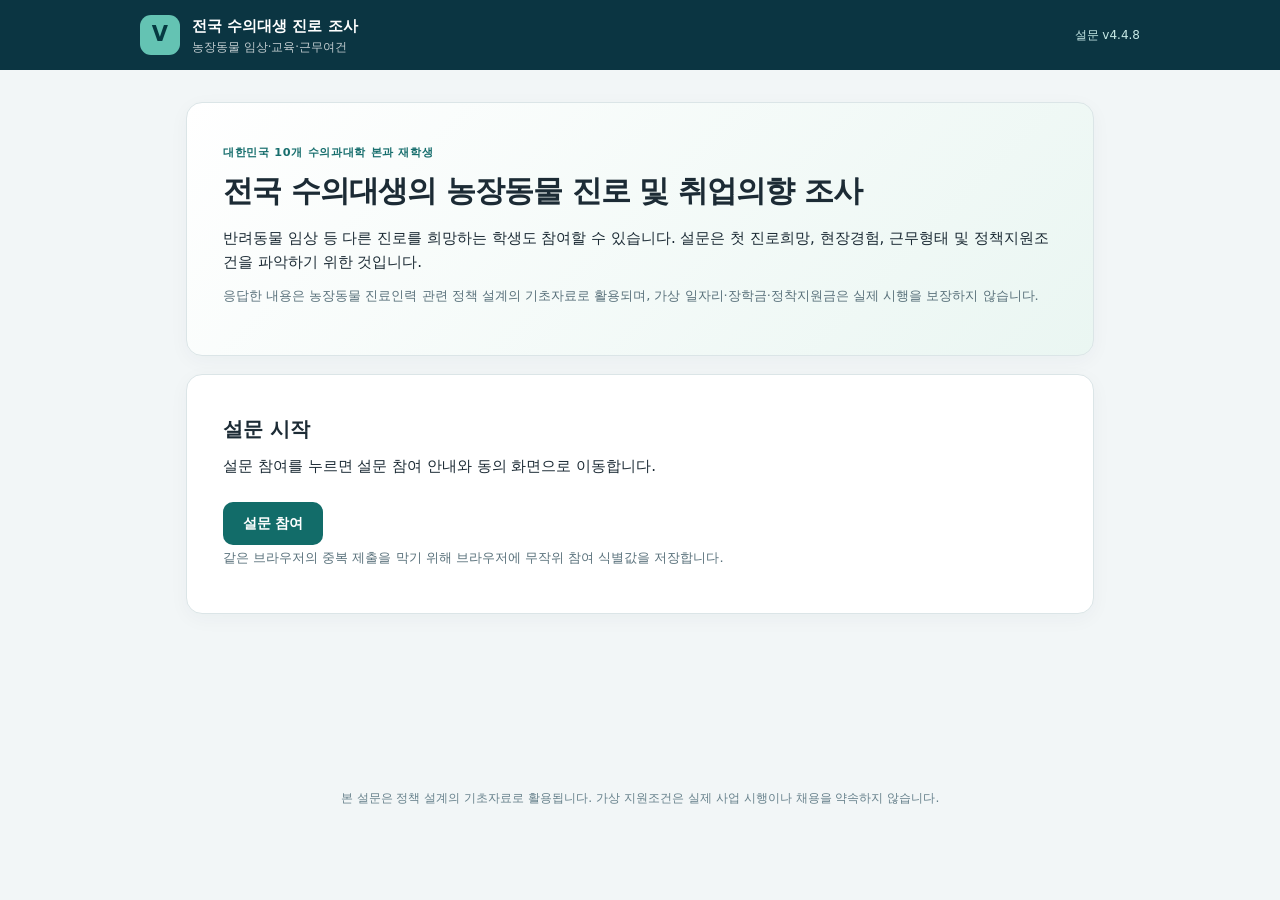
<file: index.html>
<!doctype html><html lang="ko"><head><meta charset="utf-8"><meta name="viewport" content="width=device-width,initial-scale=1"><meta name="referrer" content="no-referrer"><meta name="robots" content="noindex,nofollow"><title>전국 수의대생 진로 및 취업의향 조사</title><link rel="stylesheet" href="assets/styles.css"></head><body>
<header class="header"><div class="brand"><span class="mark">V</span><div><strong>전국 수의대생 진로 조사</strong><small>농장동물 임상·교육·근무여건</small></div></div><span class="version">설문 v4.4.8</span></header>
<main id="app" class="shell"><section class="panel hero"><span class="eyebrow">온라인 설문 시스템</span><h1>전국 수의대생의 농장동물 진로 및 취업의향 조사</h1><p>설문 화면을 준비하고 있습니다.</p></section></main>
<footer class="footer">본 설문은 정책 설계의 기초자료로 활용됩니다. 가상 지원조건은 실제 사업 시행이나 채용을 약속하지 않습니다.</footer>
<script src="config.js?v=448-policy1"></script><script type="module" src="src/app.mjs?v=448-policy1"></script></body></html>
</file>
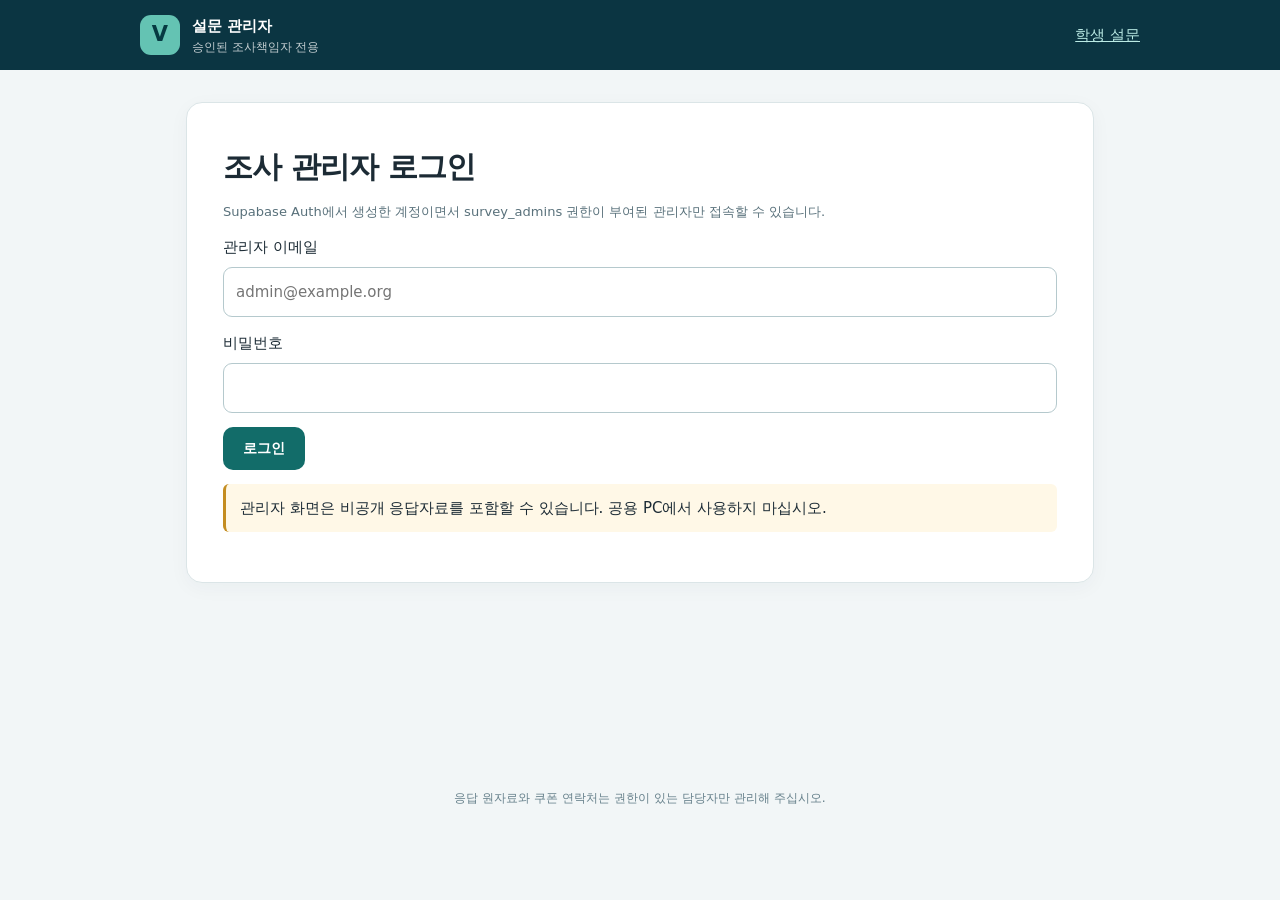
<file: admin.html>
<!doctype html><html lang="ko"><head><meta charset="utf-8"><meta name="viewport" content="width=device-width,initial-scale=1"><meta name="referrer" content="no-referrer"><meta name="robots" content="noindex,nofollow"><title>설문 관리자 · v4.4.8</title><link rel="stylesheet" href="assets/styles.css"></head><body><header class="header"><div class="brand"><span class="mark">V</span><div><strong>설문 관리자</strong><small>승인된 조사책임자 전용</small></div></div><a class="quiet" href="./">학생 설문</a></header><main id="admin" class="shell"><div class="panel"><h1>관리자 시스템</h1><p>로딩 중입니다.</p></div></main><footer class="footer">응답 원자료와 쿠폰 연락처는 권한이 있는 담당자만 관리해 주십시오.</footer><script src="config.js?v=448-live1"></script><script type="module" src="src/admin.mjs?v=448-reset2"></script></body></html>
</file>
<file: assets/styles.css>
:root{font-family:system-ui,-apple-system,"Apple SD Gothic Neo","Malgun Gothic",sans-serif;color:#1c2b35;background:#f2f6f7;font-size:15px;line-height:1.6}*{box-sizing:border-box}body{margin:0}.header{background:#0b3542;color:#fff;display:flex;align-items:center;justify-content:space-between;padding:14px max(16px,calc((100vw - 1000px)/2));gap:16px}.brand{display:flex;align-items:center;gap:12px}.brand strong,.brand small{display:block}.brand small{font-size:.77rem;opacity:.75}.mark{width:40px;height:40px;display:grid;place-items:center;border-radius:11px;background:#64c3b3;color:#063a42;font-weight:900;font-size:1.4rem}.version{color:#c7e9e6;font-size:.8rem}.quiet{color:#bbebe5}.shell{max-width:940px;margin:32px auto;padding:0 16px;min-height:70vh}.panel{background:#fff;border:1px solid #dbe5e7;border-radius:16px;padding:clamp(18px,3.5vw,36px);box-shadow:0 5px 20px #1837490a;margin-bottom:18px}.hero{background:linear-gradient(135deg,#fff,#eaf6f2)}h1{font-size:clamp(1.4rem,3.5vw,2rem);line-height:1.3;letter-spacing:-.03em;margin:8px 0 16px}h2{font-size:1.35rem;line-height:1.4;margin:4px 0 10px}h3{font-size:1.07rem;margin:0 0 10px}.eyebrow{color:#176e6d;font-size:.75rem;text-transform:uppercase;letter-spacing:.06em;font-weight:700}p{margin:6px 0 12px}.muted,.help{color:#59717b;font-size:.87rem}.help{margin:3px 0 8px}.notice{border-left:3px solid #398a85;background:#eef8f7;padding:12px 16px;border-radius:5px;white-space:pre-wrap}.warning{background:#fff8e7;border-left:3px solid #c48d21;padding:12px 14px;border-radius:6px;margin:14px 0}.error{color:#9b2831;background:#fff3f3;border:1px solid #efb7be;padding:10px 13px;border-radius:8px;margin:12px 0}.success{color:#10615e;background:#e9f7f3;border:1px solid #abdfd3;padding:10px 13px;border-radius:8px}.question{padding:22px 0;border-top:1px solid #e5edef}.question:first-child{border-top:0}.question-title{font-size:1.035rem;font-weight:700;letter-spacing:-.01em}.qid{color:#287d75;font-size:.79rem;margin-right:8px;font-weight:800}.options{display:grid;grid-template-columns:repeat(2,minmax(0,1fr));gap:8px 12px;margin-top:12px}.options.single-column{grid-template-columns:1fr}.option{display:flex;gap:9px;align-items:flex-start;border:1px solid #dce7e9;border-radius:9px;padding:10px 12px;background:#fff;cursor:pointer;min-height:44px}.option:hover{border-color:#6eb6ae;background:#f7fcfb}.option:has(input:checked){border-color:#1b8f82;background:#e8f7f4;color:#095148}.option input{accent-color:#17857a;margin-top:4px;flex-shrink:0}.option span{line-height:1.45}.choice-scale{display:flex;flex-wrap:wrap;gap:6px;margin-top:10px}.choice-scale label{min-width:41px;height:43px;border:1px solid #d5e1e4;border-radius:9px;display:grid;place-items:center;cursor:pointer}.choice-scale label:has(input:checked){background:#157a75;color:#fff;border-color:#157a75}.choice-scale input{position:absolute;opacity:0;pointer-events:none}.scale-ends{display:flex;justify-content:space-between;color:#647d86;font-size:.77rem;margin-top:5px}.subquestion{margin:17px 0;border:1px solid #e1eaec;border-radius:10px;padding:14px}.subquestion h3{font-size:.91rem}.subquestion .choice-scale label{min-width:35px;height:38px}.model-card{border:1px solid #d8e6e8;border-radius:11px;margin:10px 0;padding:15px;background:#f9fcfc}.model-card strong{display:block;margin-bottom:3px}.model-card p{margin:0;color:#587079;font-size:.91rem}.buttons{display:flex;align-items:center;justify-content:space-between;gap:10px;margin-top:24px}.btn{border:0;background:#126c69;color:white;padding:12px 20px;border-radius:10px;cursor:pointer;font-size:.95rem;font-weight:700}.btn:hover{background:#0b5351}.btn.outline{background:#fff;color:#165b5b;border:1px solid #a7cecc}.btn:disabled{opacity:.45;cursor:not-allowed}.progress{height:7px;background:#e7eff0;border-radius:100px;overflow:hidden;margin:14px 0 6px}.progress span{display:block;height:100%;background:#1e9a8b;transition:width .2s}.progress-meta{display:flex;justify-content:space-between;color:#607c85;font-size:.82rem}.footer{text-align:center;color:#66808b;font-size:.82rem;padding:25px}.field{display:block;width:100%;border:1px solid #b5c9cd;border-radius:9px;font:inherit;padding:12px;margin:8px 0 14px}textarea.field{min-height:110px;resize:vertical}.mini-grid{display:grid;grid-template-columns:repeat(3,1fr);gap:11px}.metric{background:#edf7f5;border:1px solid #d2e7e3;border-radius:12px;padding:15px}.metric strong{font-size:1.5rem;display:block}.metric span{font-size:.8rem;color:#4a6972}table{border-collapse:collapse;width:100%;font-size:.9rem}th,td{text-align:left;padding:9px;border-bottom:1px solid #e1ebee}th{background:#f4f9f9}.table-wrap{overflow-x:auto}.row{display:flex;gap:12px;align-items:center}.row>*{flex:1}.hidden{display:none!important}.test-watermark{background:#fff0c8;color:#7b4f00;font-size:.8rem;text-align:center;padding:8px;font-weight:700}label:focus-within{outline:2px solid #56a9a0;outline-offset:2px}input[type="radio"],input[type="checkbox"]{min-width:17px;min-height:17px}.small{font-size:.8rem}@media(max-width:650px){.shell{margin:16px auto}.panel{padding:18px 14px;border-radius:12px}.options{grid-template-columns:1fr}.mini-grid{grid-template-columns:1fr}.row{flex-direction:column;align-items:stretch}.header{padding:12px 16px}.qid{display:inline-block}.choice-scale label{min-width:39px}.subquestion{padding:10px}.subquestion .choice-scale label{min-width:33px}}
</file>
